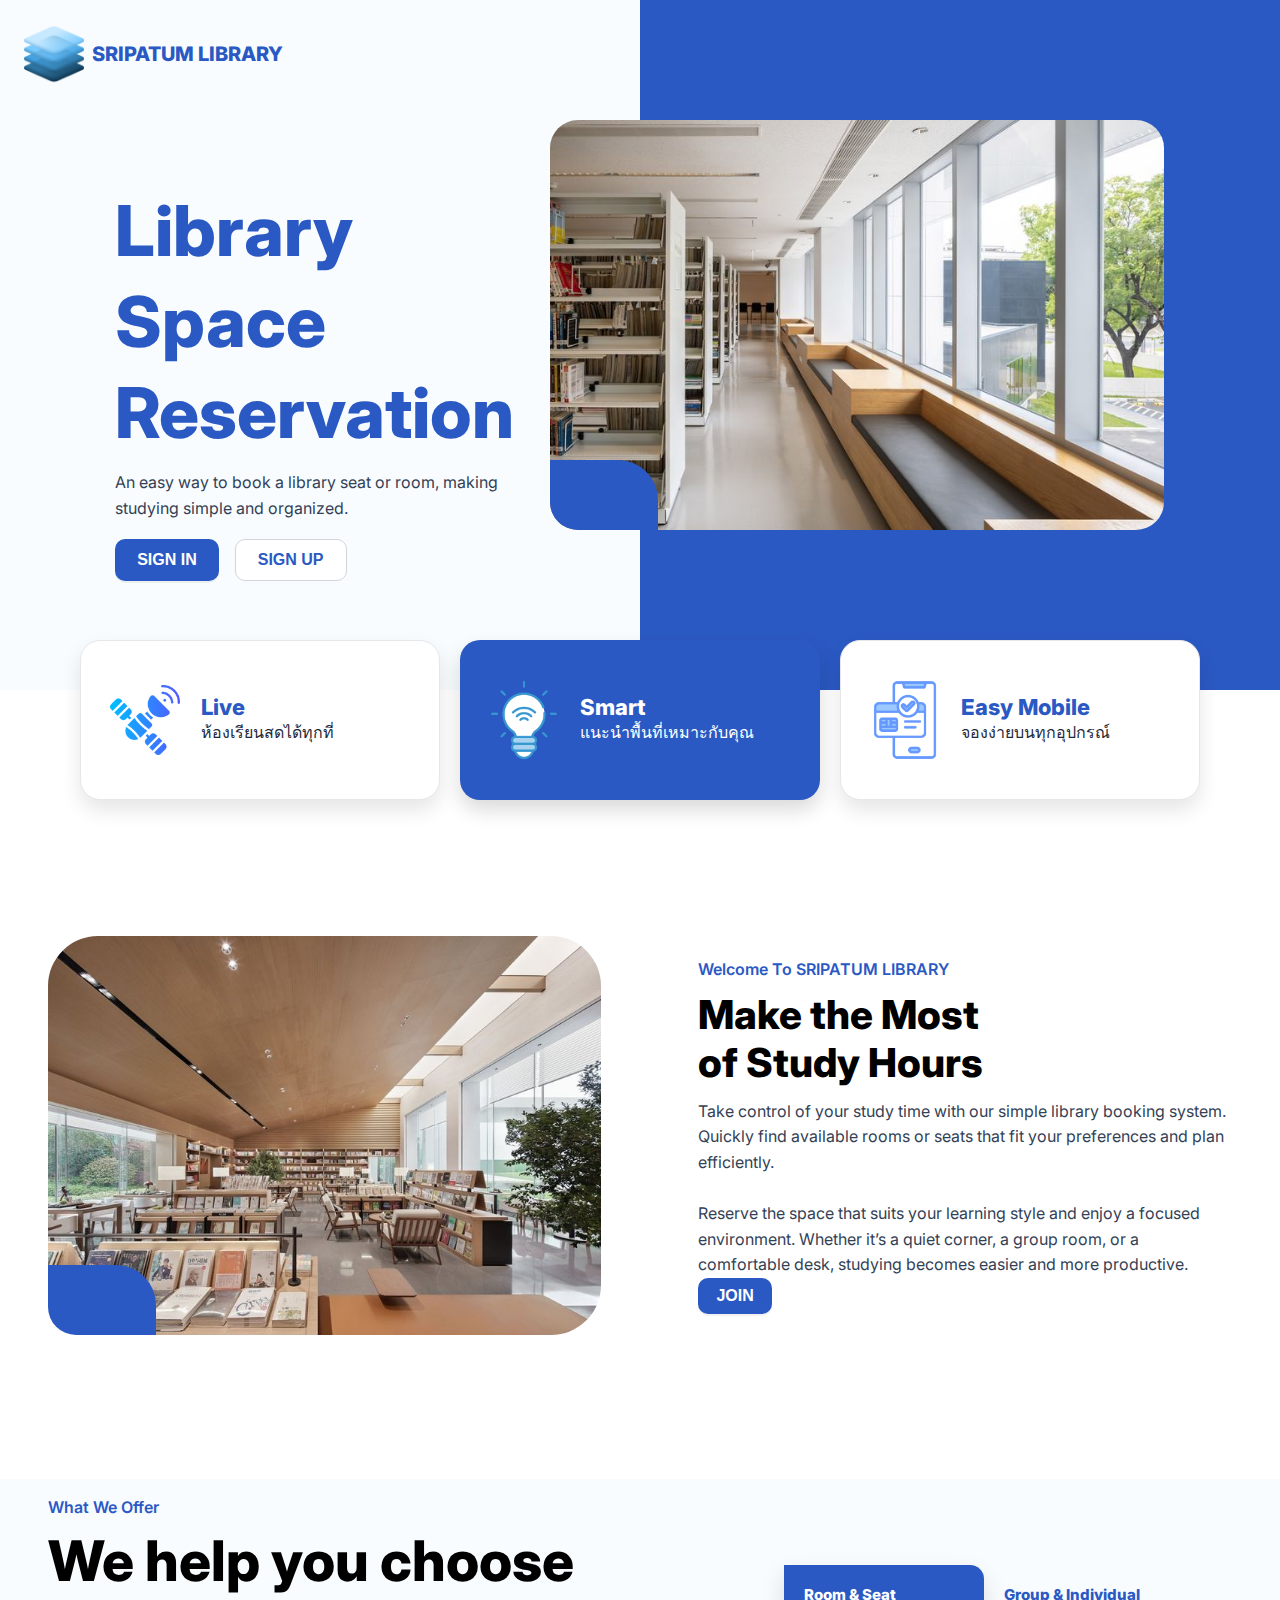
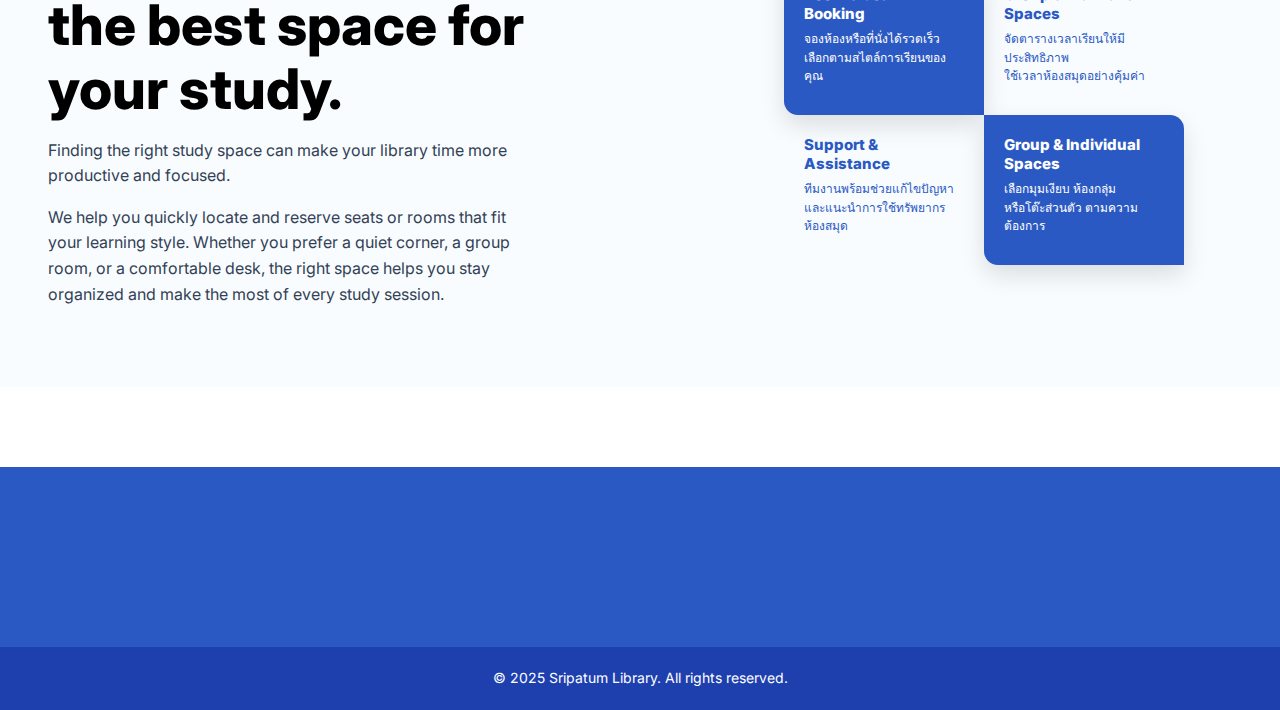
<file: Frontend/index.html>
<!DOCTYPE html>
<html lang="en">
  <head>
    <meta charset="UTF-8" />
    <meta name="viewport" content="width=device-width, initial-scale=1.0" />
    <title>Sripatum Library</title>
    <link rel="stylesheet" href="index.css" />
    <link
      href="https://fonts.googleapis.com/css2?family=Inter:wght@400;600;700;800&display=swap"
      rel="stylesheet"
    />
  </head>
  <body>
    <div class="page">
      <!-- ===== HERO (พื้นหลัง 2 สี 50/50) ===== -->
      <section class="hero-wrap">
        <!-- โลโก้มุมซ้ายบน -->
        <header class="brand">
          <img
            src="images/icon_Libraly.png"
            alt="SRIPATUM LIBRARY logo"
            class="brand__logo"
          />
          <span class="brand__name">SRIPATUM LIBRARY</span>
        </header>

        <!-- เนื้อหา hero -->
        <main class="hero">
          <!-- ซ้าย -->
          <div class="hero__left">
            <h1 class="hero__title">
              Library Space <br />
              Reservation
            </h1>
            <p class="hero__desc">
              An easy way to book a library seat or room, making studying simple
              and organized.
            </p>
            <div class="btn-group">
              <button type="button" class="btn btn--primary primary">SIGN IN</button>
              <button type="button" class="btn btn--outline secondary">SIGN UP</button>
            </div>
          </div>

          <!-- ขวา: รูป + กรอบ inset + รอยบาก -->
          <div class="hero__right">
            <div class="photo-card-inset">
              <img
                src="images/library-space.jpg"
                alt="Library Space"
                class="photo-card-inset__img"
              />
            </div>
          </div>
        </main>
      </section>

      <!-- พื้นหลังฟ้าด้านหลังแนวกล่อง (เฉพาะฝั่งขวา) -->
      <div class="half-blue-bar" aria-hidden="true"></div>

      <!-- ===== การ์ด 3 กล่อง ===== -->
      <section class="feature-cards">
        <article class="card card--light">
          <img src="images/icon-live.png" alt="" class="card__icon" />
          <div>
            <h3 class="card__title card__title--blue">Live</h3>
            <p class="card__text">ห้องเรียนสดได้ทุกที่</p>
          </div>
        </article>

        <article class="card card--blue">
          <img src="images/icon-smart.png" alt="" class="card__icon" />
          <div>
            <h3 class="card__title">Smart</h3>
            <p class="card__text">แนะนำพื้นที่เหมาะกับคุณ</p>
          </div>
        </article>

        <article class="card card--light">
          <img src="images/icon-mobile.png" alt="" class="card__icon" />
          <div>
            <h3 class="card__title card__title--blue">Easy Mobile</h3>
            <p class="card__text">จองง่ายบนทุกอุปกรณ์</p>
          </div>
        </article>
      </section>

      <!-- ===== รูป + ข้อความ ชุดล่าง ===== -->
      <section class="split">
        <!-- ซ้าย: รูป -->
        <div class="split__media">
          <div class="photo-card-inset photo-card-inset--shadow">
            <img
              src="images/library-small.jpg"
              alt="Cozy Library"
              class="photo-card-inset__img"
            />
          </div>
        </div>

        <!-- ขวา: ข้อความ -->
        <div class="split__text">
          <p class="eyebrow">Welcome To SRIPATUM LIBRARY</p>
          <h2 class="split__title">
            Make the Most <br />
            of Study Hours
          </h2>
          <p class="split__desc">
            Take control of your study time with our simple library booking
            system. Quickly find available rooms or seats that fit your
            preferences and plan efficiently.
            <br /><br />
            Reserve the space that suits your learning style and enjoy a focused
            environment. Whether it’s a quiet corner, a group room, or a
            comfortable desk, studying becomes easier and more productive.
          </p>
          <button type="button" class="btn btn--primary btn--sm">JOIN</button>
        </div>
      </section>

      <!-- ===== 3-Layer Background + What We Offer ===== -->
      <section class="stacked">
        <!-- ชั้น 1: ฟ้าอ่อน -->
        <section class="offer">
          <div class="offer__inner">
            <!-- ซ้าย: ข้อความ -->
            <div class="offer__text">
              <p class="eyebrow">What We Offer</p>
              <h2 class="offer__title">
                We help you choose <br />
                the best space for <br />
                your study.
              </h2>
              <p class="offer__para">
                Finding the right study space can make your library time more
                productive and focused.
              </p>
              <p class="offer__para">
                We help you quickly locate and reserve seats or rooms that fit
                your learning style. Whether you prefer a quiet corner, a group
                room, or a comfortable desk, the right space helps you stay
                organized and make the most of every study session.
              </p>
            </div>

            <!-- ขวา: กล่องซ้อนแบบ cross -->
            <div class="offer__grid">
              <!-- กล่องน้ำเงินบน -->
              <div
                class="box box--blue box--top-right"
                aria-hidden="true"
              ></div>
              <!-- กล่องน้ำเงินล่าง -->
              <div
                class="box box--blue box--bottom-right"
                aria-hidden="true"
              ></div>

              <!-- กล่องข้อความทับ (บน-ซ้าย) -->
              <div
                class="box box--overlay box--top-right box--content box--content--white"
              >
                <h3>Room &amp; Seat<br />Booking</h3>
                <p>
                  จองห้องหรือที่นั่งได้รวดเร็ว<br />เลือกตามสไตล์การเรียนของคุณ
                </p>
              </div>

              <!-- กล่องฟ้าอ่อน (ขวาบน) -->
              <div class="box box--soft box--top-far">
                <h3>Group &amp; Individual<br />Spaces</h3>
                <p>
                  จัดตารางเวลาเรียนให้มีประสิทธิภาพ<br />ใช้เวลาห้องสมุดอย่างคุ้มค่า
                </p>
              </div>

              <!-- กล่องฟ้าอ่อน (ซ้ายล่าง) -->
              <div class="box box--soft box--bottom-left">
                <h3>Support &amp; Assistance</h3>
                <p>
                  ทีมงานพร้อมช่วยแก้ไขปัญหา<br />และแนะนำการใช้ทรัพยากรห้องสมุด
                </p>
              </div>

              <!-- กล่องข้อความทับ (ขวาล่าง) -->
              <div
                class="box box--overlay box--bottom-right box--content box--content--white"
              >
                <h3>Group &amp; Individual<br />Spaces</h3>
                <p>
                  เลือกมุมเงียบ ห้องกลุ่ม<br />หรือโต๊ะส่วนตัว ตามความต้องการ
                </p>
              </div>
            </div>
          </div>
        </section>

        <!-- ชั้น 2: เส้นคั่นสีขาว -->
        <div class="separator" aria-hidden="true"></div>

        <!-- ชั้น 3: ฟ้าเข้ม -->
        <div class="deep-blue" aria-hidden="true"></div>
      </section>

      <footer class="footer">
        &copy; 2025 Sripatum Library. All rights reserved.
      </footer>
    </div>
    <script src="index.js"></script>
  </body>
</html>
</file>
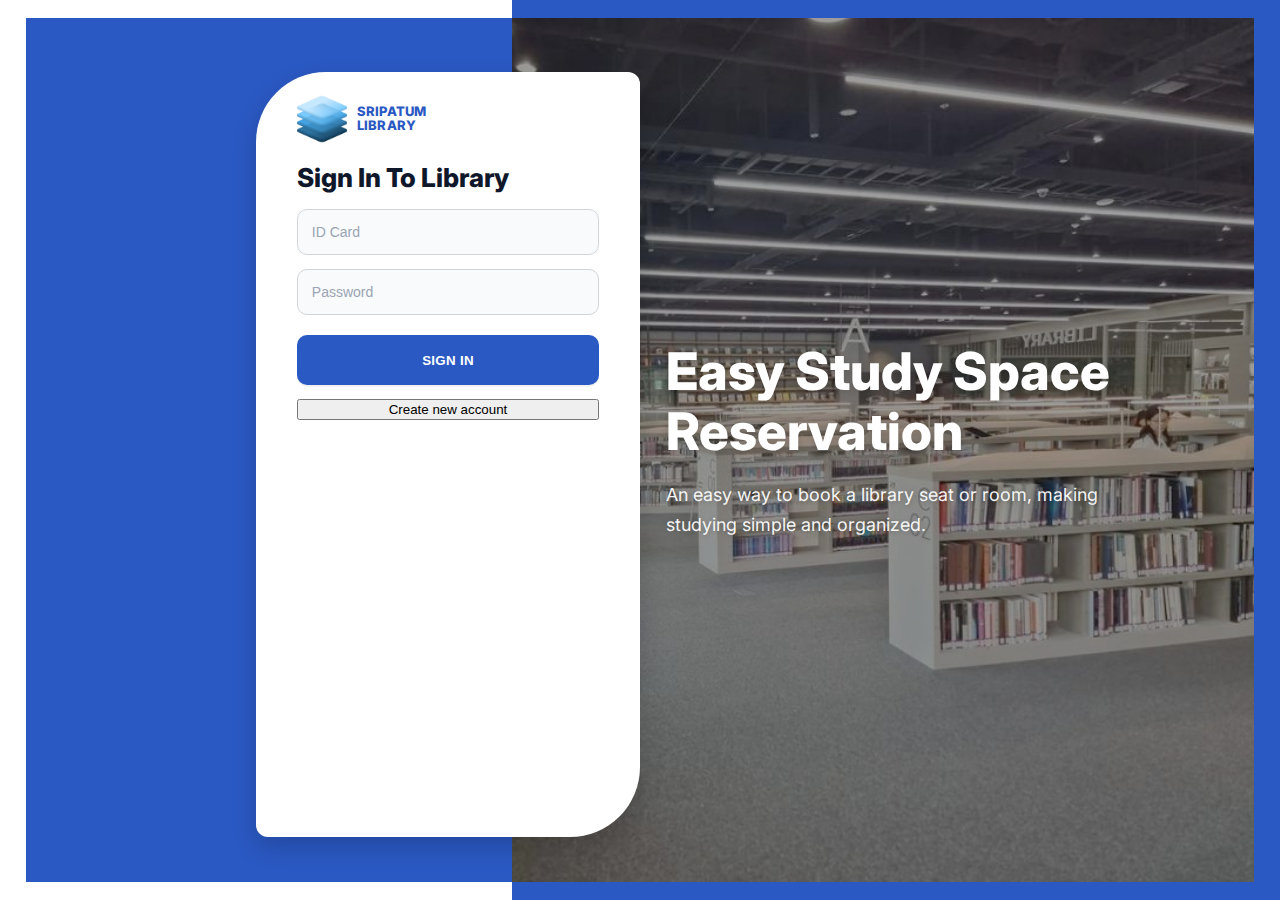
<file: Frontend/booking-list.html>
<!DOCTYPE html>
<html lang="th">
<head>
  <meta charset="UTF-8">
  <title>Library Booking</title>
  <link rel="stylesheet" href="/Frontend/booking-list.css">
</head>
<body>
  <div class="container">
    <!-- Sidebar -->
    <aside class="sidebar">
      <div class="logo">
        <img src="https://cdn-icons-png.flaticon.com/512/3135/3135715.png" alt="logo">
        <h2>SRIPATUM<br><span>LIBRALY</span></h2>
      </div>
      <div class="menu">
        <h3>Service</h3>
        <ul>
          <li >การจองห้อง</li>
          <li class="active" >รายการจองห้อง</li>
          <li>ออกจากระบบ</li>
        </ul>
      </div>
    </aside>

    <!-- Content -->
    <main class="content">
      <!-- User Info -->
      <div class="user-info">
        <p><strong>StudentID :</strong> <span id="idCard">-</span></p>
        <p><strong>Username :</strong> <span id="username">-</span></p>
      </div>

      <!-- Booking List -->
      <table class="booking-table">
        <thead>
          <tr>
            <th>ชื่อห้อง</th>
            <th>ผู้จอง</th>
            <th>วันที่จอง</th>
            <th>เวลา</th>
            <th>แก้ไข</th>
          </tr>
        </thead>
        <tbody id="bookingList">
          <!-- JS จะดึงข้อมูลจาก API มาใส่ตรงนี้ -->
        </tbody>
      </table>

      <!-- Modal Overlay -->
        <div id="cancelModal" class="modal">
          <div class="modal-content">
            <span class="close">&times;</span>
            <h3>ยกเลิกการจอง?</h3>
            <p>คุณต้องการยกเลิกการจองห้องนี้หรือไม่?</p>
            <div class="modal-buttons">
              <button id="confirmCancel" class="btn btn-danger">ยกเลิกการจอง</button>
              <button id="cancelModalBtn" class="btn btn-secondary">ปิด</button>
            </div>
          </div>
        </div>

    </main>
  </div>

  <script src="booking-list.js"></script>
</body>
</html>
</file>
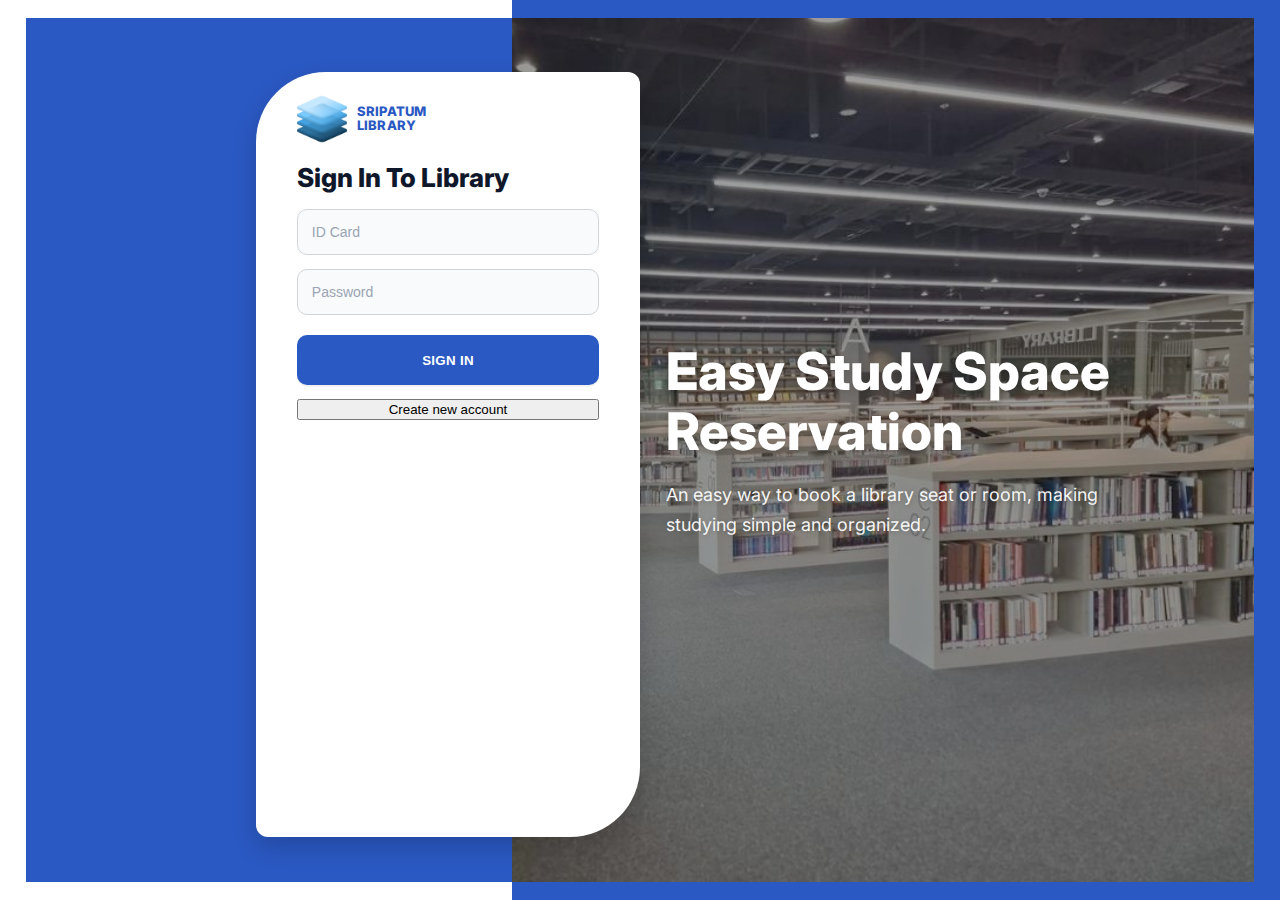
<file: Frontend/home.html>
<!DOCTYPE html>
<html lang="th">
<head>
  <meta charset="UTF-8">
  <title>Library Booking</title>
  <link rel="stylesheet" href="/Frontend/home.css">
</head>
<body>

  <div class="container">
    <!-- Sidebar -->
    <aside class="sidebar">
      <div class="logo">
        <img src="images/icon_Libraly.png" alt="logo">
        <h2>SRIPATUM<br><span>LIBRALY</span></h2>
      </div>
      <div class="menu">
        <h3>Service</h3>
        <ul>
          <li class="active">การจองห้อง</li>
          <li id="bookingListBtn">รายการจองห้อง</li>
          <li id="logout">ออกจากระบบ</li>
        </ul>
      </div>
    </aside>

    <!-- Content -->
    <main class="content">
      <div class="user-info">
        <p><strong>StudentID :</strong> <span id="idCard">-</span></p>
        <p><strong>Username :</strong> <span id="username">-</span></p>
      </div>


      <div class="booking-form">
        <h3>ข้อมูลการจองห้องสมุด</h3>
        <form>
          <div class="form-row">
            <label>กรุณาเลือกชั้น</label>
            <select id="floor">
              <option value="ชั้น 1 อาคารหอสมุดกลาง" selected>ชั้น 1 อาคารหอสมุดกลาง</option>
              <option value="ชั้น 2 อาคารหอสมุดกลาง">ชั้น 2 อาคารหอสมุดกลาง</option>
              <option value="ชั้น 3 อาคารหอสมุดกลาง">ชั้น 3 อาคารหอสมุดกลาง</option>
            </select>

            <label>วันที่</label>
            <input type="date" id="date">
          </div>

          <div class="form-row">
            <label>เวลาเริ่มต้น</label>
            <select id="startTime"></select>

            <label>เวลาสิ้นสุด</label>
            <select id="endTime"></select>

            <label>ชั่วโมง</label>
            <select id="hour">
              <option value="1">1</option>
              <option value="2" selected>2</option>
            </select>
          </div>

          <div class="form-row">
            <label>อุปกรณ์</label>
            <div class="equipments">
              <label><input type="radio" name="eq"> TV</label>
              <label><input type="radio" name="eq"> สาย VGA</label>
              <label><input type="radio" name="eq" checked> สาย HDMI</label>
              <label><input type="radio" name="eq"> ชุดเครื่องเขียน</label>
            </div>
          </div>

          <div class="form-row center">
            <button type="button" id="submitBtn">Search</button>
          </div>
        </form>
      </div>
    </main>
  </div>

  <script src="/Frontend/home.js"></script>
</body>
</html>
</file>
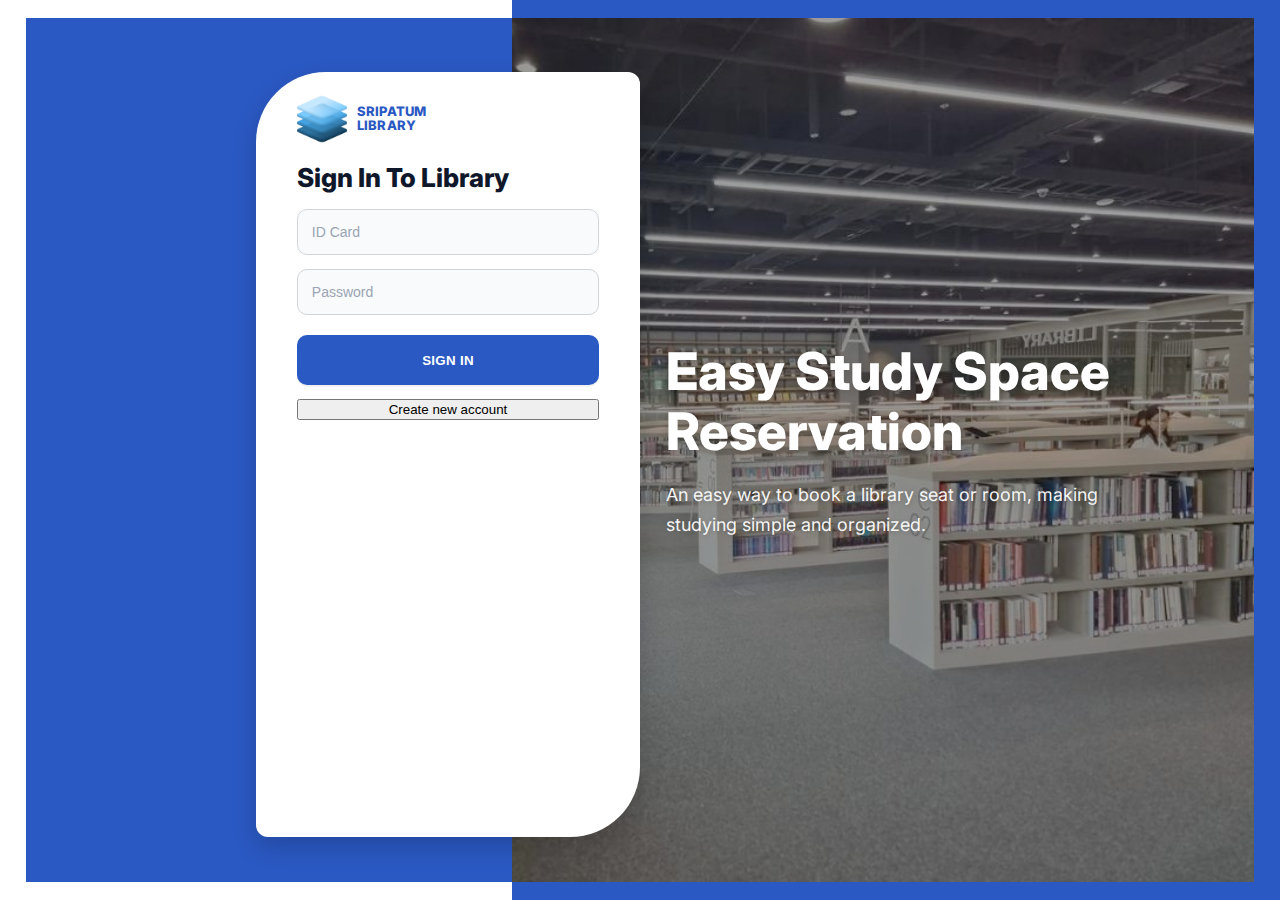
<file: Frontend/room.html>
<!DOCTYPE html>
<html lang="th">
<head>
  <meta charset="UTF-8">
  <title>Library Booking</title>
  <link rel="stylesheet" href="/Frontend/room.css">
</head>
<body>
  <div class="container">
    <!-- Sidebar -->
    <aside class="sidebar">
      <div class="logo">
        <img src="images/icon_Libraly.png" alt="logo">
        <h2>SRIPATUM<br><span>LIBRALY</span></h2>
      </div>
      <div class="menu">
        <h3>Service</h3>
        <ul>
          <li class="active">การจองห้อง</li>
          <li>รายการจองห้อง</li>
          <li>ออกจากระบบ</li>
        </ul>
      </div>
    </aside>

    <!-- Content -->
    <main class="content">
      <!-- User Info -->
      <div class="user-info">
        <p><strong>StudentID :</strong> <span id="idCard">-</span></p>
        <p><strong>Username :</strong> <span id="username">-</span></p>
      </div>

      <!-- Booking Form -->
      <div class="booking-form">
        <h3>ข้อมูลการจองห้องสมุด</h3>
        <form>
          <div class="form-row">
            <label>กรุณาเลือกชั้น</label>
            <input type="text" value="5">
            <label>วันที่</label>
            <input type="text" value="22/10/2568">
          </div>

          <div class="form-row">
            <label>เวลาเริ่มต้น</label>
            <select id="startTime"></select>

            <label>เวลาสิ้นสุด</label>
            <select id="endTime"></select>
          </div>

          <div class="form-row">
            <label>ชั่วโมง</label>
            <input type="text" id="hour" readonly>
          </div>


          <div class="form-row">
            <label>อุปกรณ์</label>
            <div class="equipments">
              <label><input type="radio" name="eq"> TV</label>
              <label><input type="radio" name="eq"> สาย VGA</label>
              <label><input type="radio" name="eq" checked> สาย HDMI</label>
              <label><input type="radio" name="eq"> ชุดเครื่องเขียน</label>
            </div>
          </div>
        </form>
      </div>

      <!-- Room List -->
      <h3 class="section-title">รายการห้องสมุด</h3>
      <div id="roomList"></div>
      
      <button class="btn-secondary" type="button" id="Backbtn">Back</button>
    </main>
  </div>

  <!-- Popup Modal -->
  <div class="modal" id="successModal">
    <div class="modal-content">
      <div class="icon">
        <i>✔</i>
      </div>
      <p>The room reservation was successful.</p>
      <div class="buttons">
        <button class="btn-ok" id="okBtn">OK</button>
        <button class="btn-cancel" id="cancelBtn">Cancel</button>
      </div>
    </div>
  </div>

  <script src="room.js"></script>
</body>
</html>
</file>
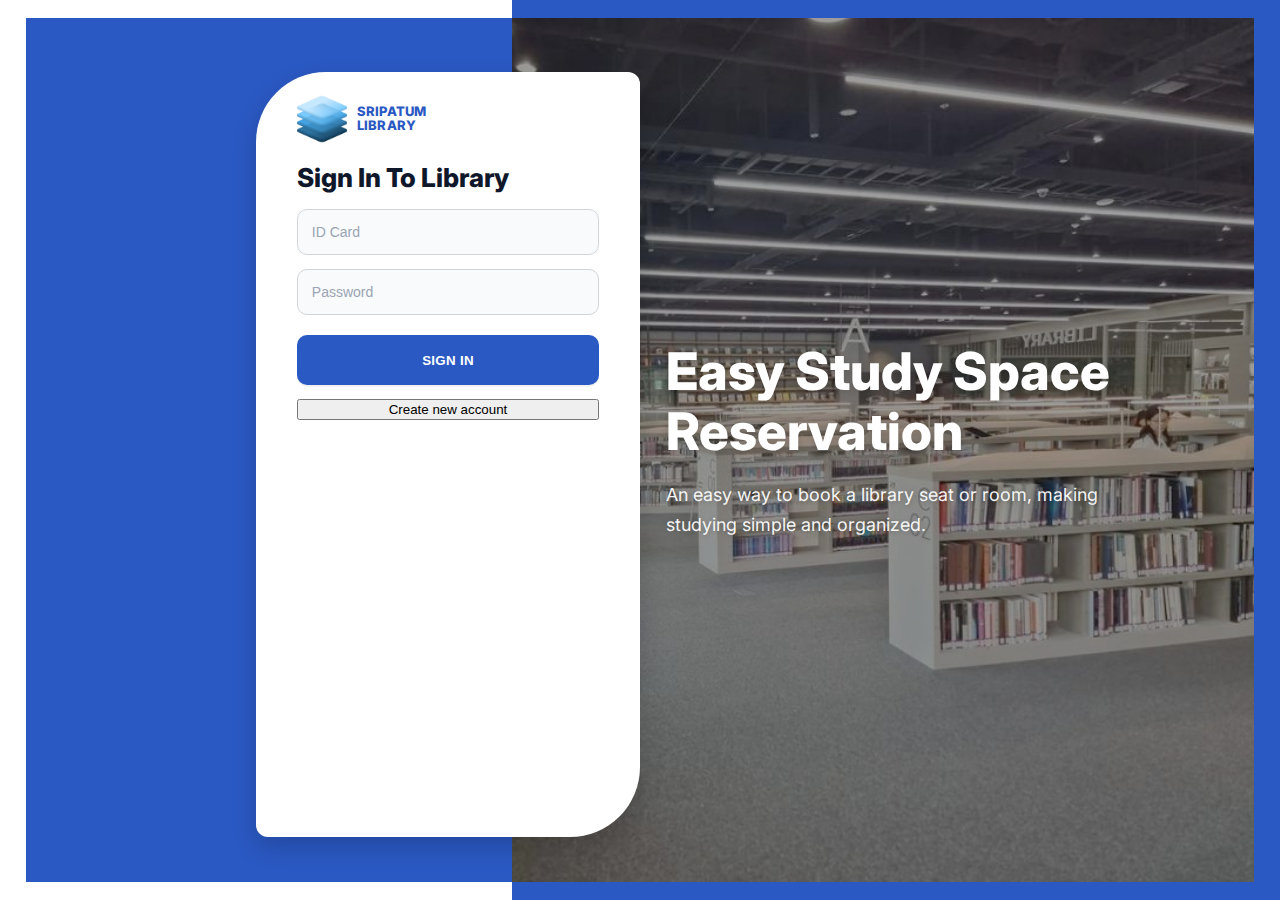
<file: Frontend/signin.html>
<!DOCTYPE html>
<html lang="th">
<head>
  <meta charset="UTF-8" />
  <title>Sign In - Sripatum Library</title>
  <link rel="stylesheet" href="signin.css" />
  <link href="https://fonts.googleapis.com/css2?family=Inter:wght@400;600;700;800&display=swap" rel="stylesheet">
</head>
<body>
  <!-- พื้นหลังซ้ายขาว-ขวาฟ้า -->
  <div class="background"></div>

  <!-- กรอบฟ้าด้านหน้า + รูปด้านขวา -->
  <div class="front-box">
    <img src="images/library-sign.jpg" alt="Library" class="image">
  </div>

  <!-- กล่องสีขาว (ฟอร์ม) -->
  <section class="white-box">
    <div class="wb-inner">
      <!-- โลโก้ -->
      <div class="wb-logo">
        <img src="images/logo.png" alt="SRIPATUM LIBRARY">
        <span class="wb-brand">SRIPATUM<br>LIBRARY</span>
      </div>

      <!-- หัวข้อ -->
      <h2 class="wb-title">Sign In To Library</h2>

      <!-- ฟอร์ม -->
      <form id="signupForm" class="wb-form" autocomplete="on">
        <input type="text" id="studentId" name="studentId" placeholder="ID Card" autocomplete="username" />
        <input type="password" id="password" name="password" placeholder="Password" autocomplete="current-password" />

        <!-- ปุ่มหลัก (submit) -->
        <button type="submit" class="btn-primary">SIGN IN</button>

        <!-- ปุ่มไปสมัครสมาชิก ให้คลาสตรงกับ JS -->
        <button type="button" class="btn-create">Create new account</button>

        <!-- กล่องแสดงข้อความ จาก JS -->
        <p id="messageBox" aria-live="polite"></p>
      </form>
    </div>
  </section>

  <!-- ข้อความใหญ่บนรูปด้านขวา -->
  <div class="hero-copy">
    <h1>Easy Study Space<br>Reservation</h1>
    <p>
      An easy way to book a library seat or room, making studying simple
      and organized.
    </p>
  </div>

  <!-- ใส่สคริปต์หลังสุดของ body -->
  <script src="signin.js"></script>
</body>
</html>
</file>
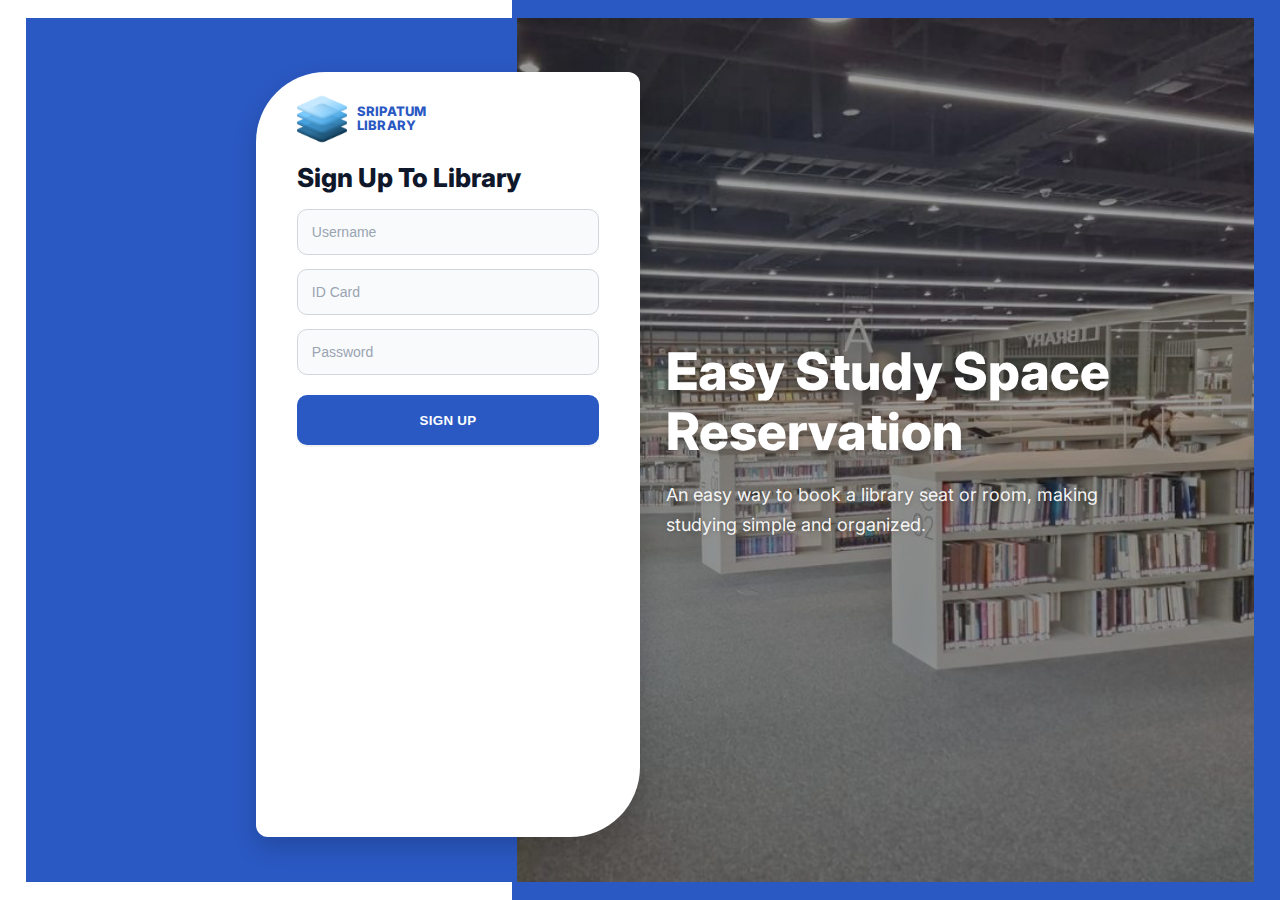
<file: Frontend/signup.html>
<!DOCTYPE html>
<html lang="th">
<head>
  <meta charset="UTF-8">
  <title>Sign Up - Sripatum Library</title>
  <link rel="stylesheet" href="sigup.css">
  <link href="https://fonts.googleapis.com/css2?family=Inter:wght@400;600;700;800&display=swap" rel="stylesheet">
</head>
<body>
  <div class="background"></div>

  <div class="front-box">
    <img src="images/library-sign.jpg" alt="Library" class="image">
  </div>

  <!-- กล่องสีขาวด้านบนสุด -->
  <div class="white-box">
    <div class="wb-inner">
      <div class="wb-logo">
        <img src="images/logo.png" alt="SRIPATUM LIBRARY" />
        <span class="wb-brand">SRIPATUM<br>LIBRARY</span>
      </div>

      <!-- หัวข้อ -->
      <h2 class="wb-title">Sign Up To Library</h2>

      <!-- ฟอร์มสมัคร: ให้ตรงกับ backend.js -->
      <form id="signupForm" class="wb-form" autocomplete="on">
        <input id="name" type="text" name="username" placeholder="Username" autocomplete="name" />
        <input id="studentId" type="text" name="studentId" placeholder="ID Card" autocomplete="off" />
        <input id="password" type="password" name="password" placeholder="Password" autocomplete="new-password" />

        <button type="submit" class="btn-primary">SIGN UP</button>

        <!-- กล่องข้อความสำหรับแจ้งผล -->
        <p id="messageBox" aria-live="polite" style="margin-top:10px;"></p>
      </form>
    </div>
  </div>

  <!-- ข้อความใหญ่บนรูปภาพ (ด้านขวา) -->
  <div class="hero-copy">
    <h1>Easy Study Space<br>Reservation</h1>
    <p>
      An easy way to book a library seat or room, making studying simple
      and organized.
    </p>
  </div>

  <!-- ผูกสคริปต์ backend -->
  <script src="signup.js"></script>
</body>
</html>
</file>
<file: Frontend/index.css>
/* ===== Base & Variables ===== */
:root {
  --blue: #2b59c3;
  --blue-dark: #1d3e91;
  --ink: #0f172a;
  --slate-800: #1e293b;
  --slate-700: #334155;
  --slate-600: #475569;
  --slate-300: #cbd5e1;
  --soft: #F8FCFF;
  --radius-lg: 16px;
  --radius-xl: 20px;
  --shadow-md: 0 10px 20px rgba(0,0,0,.10);
  --shadow-lg: 0 10px 24px rgba(0,0,0,.15);
  --shadow-blue: 0 10px 24px rgba(0,0,0,.12);
}

* { box-sizing: border-box; margin: 0; padding: 0; }
html, body { height: 100%; }
body {
  font-family: 'Inter', system-ui, -apple-system, Segoe UI, Roboto, Arial, sans-serif;
  color: var(--slate-800);
  background: #fff;
  line-height: 1.6;
}

/* ===== Layout Helpers ===== */
.page { min-height: 100dvh; }
.eyebrow {
  color: var(--blue);
  font-weight: 600;
  margin-bottom: .5rem;
}
/* ปุ่มพื้นฐาน */
.btn {
  display: inline-block;
  font-weight: 700;
  border-radius: 10px;
  padding: 12px 22px;
  font-size: 16px;
  line-height: 1;
  cursor: pointer;
  transition: .2s ease;
  /* รีเซ็ตสไตล์ปุ่ม browser */
  border: 0;
  background: none;
  color: inherit;
  appearance: none;
}

/* ขนาดเล็ก */
.btn--sm { padding: 10px 18px; }

/* ปุ่มหลัก */
.btn--primary {
  background: var(--blue);
  color: #fff;
  box-shadow: 0 2px 0 rgba(0,0,0,.05);
  border: 0;
}
.btn--primary:hover { filter: brightness(.95); }

/* ปุ่มเส้นขอบ */
.btn--outline {
  background: #fff;
  color: var(--blue);
  border: 1px solid #d1d5db;
}
.btn--outline:hover { background: #f8fafc; }

/* กลุ่มปุ่ม (ถ้ายังไม่ได้ประกาศ) */
.btn-group { display: flex; gap: 16px; }

/* กัน style ลิงก์ */
a.btn { text-decoration: none; }


/* ===== HERO 50/50 (เป๊ะ) ===== */
.hero-wrap{
  position: relative;
  background: none;            /* ปิด gradient เดิม */
  overflow: visible;
  height: 550px;
}
.hero-wrap::before,
.hero-wrap::after{
  content:"";
  position:absolute;
  inset: 0;
  width:50%;
  z-index:0;
}
.hero-wrap::before{ left: 0; background: var(--soft);}  /* ครึ่งซ้าย */
.hero-wrap::after { left: 50%; background: var(--blue);}  /* ครึ่งขวา */

@media (max-width: 1024px) {
  .hero-wrap {
    height: auto; /* ✅ ให้ยืดตามเนื้อหาบนอุปกรณ์เล็ก */
    min-height: 460px;
  }
}

.brand {
  position: absolute;
  top: 24px;
  left: 24px;
  z-index: 20;
  display: flex;
  align-items: center;
  gap: 8px;
}
.brand__logo { width: 60px; height: 60px; object-fit: contain; }
.brand__name { font-weight: 800; font-size: 20px; color: var(--blue); }

.hero {
  position: relative;
  z-index: 10;                  /* เนื้อหาอยู่เหนือพื้นหลัง 50/50 */
  width: 100%;
  max-width: none;
  margin-inline: auto;
  padding-top: 120px;
  padding-bottom: 20px;
  display: grid;
  grid-template-columns: 1fr;
  gap: .5rem;
}
@media (min-width: 1024px) {
  .hero { grid-template-columns: 0.8fr 1.1fr; }
}

.hero__left {
  padding-left: 9vw;
  padding-right: 1.5vw;
  margin-right: -1vw;
}
.hero__title {
  color: var(--blue);
  font-weight: 800;
  line-height: 1.3;
  font-size: clamp(36px, 6vw, 70px);
  margin-bottom: 12px;
}
.hero__desc {
  color: #334155;
  max-width: 48ch;
  margin-bottom: 18px;
}
.hero__cta { display: flex; gap: 16px; }

.hero__right {
  padding-left: .5vw;
  padding-right: 3vw;
  display: flex;
  justify-content: flex-start;
}

/* ===== การ์ดรูป + รอยบาก (สไตล์ภาพที่สอง) ===== */
.photo-card-inset{
  position: relative;
  overflow: visible;                 /* ให้ notch โผล่ได้ */
  width: min(48vw, 860px);
  background: transparent;
  border: none;            /* ขอบขาวเนียน */
  border-radius: 28px;               /* โค้งกรอบ */
  z-index: 2;                        /* ยกกรอบรูปขึ้น */
}
.photo-card-inset__img{
  display:block; width:100%; height:auto;
  border-radius: 28px;               /* โค้งภาพด้านใน */
  position: relative;
  z-index: 1;                        /* ให้รูปอยู่ข้างหลังรอยบาก */
}

/* รอยบากสีน้ำเงินมุมล่างซ้าย */
.photo-card-inset::after{
  content:"";
  position:absolute;
  left:0;                         /* ยื่นออกซ้ายเล็กน้อย */
  bottom:0;                       /* ยื่นออกล่างเล็กน้อย */
  width: 108px;
  height: 70px;
  background: var(--blue);
  border-top-right-radius: 40px;
  border-bottom-left-radius: 28px;
  border-top-left-radius: 0;
  border-bottom-right-radius: 0;
  z-index:3;                         /* อยู่ใต้การ์ดรูป */
}

/* แถบพื้นหลังครึ่งขวาใต้การ์ด 3 ใบ */
.half-blue-bar{
  position: relative;
  height: 140px;     /* ปรับเลขได้ตามต้องการ */
  z-index: 0;
}
.half-blue-bar::before,
.half-blue-bar::after{
  content:"";
  position:absolute;
  top:0; bottom:0;
  width:50%;
}
.half-blue-bar::before{ left:0;  background: var(--soft); }
.half-blue-bar::after { left:50%; background: var(--blue); }


/* ===== 3 Feature Cards ===== */
.feature-cards {
  position: relative;
  z-index: 15;
  max-width: 1200px;
  margin: -50px auto 0;
  padding: 0 24px 96px;
  display: grid;
  grid-template-columns: 1fr;
  gap: 20px;
}
@media (min-width: 640px) {
  .feature-cards { grid-template-columns: repeat(2, 1fr); }
}
@media (min-width: 1024px) {
  .feature-cards { grid-template-columns: repeat(3, 1fr); padding-inline: 40px; }
}
.card {
  display: flex; gap: 16px; align-items: center;
  min-height: 160px; height: 160px;
  border-radius: 20px; padding: 24px;
  box-shadow: var(--shadow-md);
}
.card--light { background: #fff; border: 1px solid #e5e7eb; }
.card--blue { background: var(--blue); color: #fff; box-shadow: 0 10px 20px rgba(0,0,0,.15); }
.card__icon { width: 80px; height: 80px; object-fit: contain; }
.card__title { font-size: 22px; font-weight: 800; line-height: 1.2; }
.card__title--blue { color: var(--blue); }
.card__text { font-size: 16px; color: inherit; }

/* ===== Split (รูป + ข้อความ) ===== */
.split {
  max-width: 1200px;
  margin: 40px auto 0;
  padding: 0 8px 96px;
  display: grid;
  grid-template-columns: 1fr;
  gap: 16px;
  align-items: center;
}
@media (min-width: 1024px) {
  .split { grid-template-columns: 1fr 1fr; }
}
.split__media { display: flex; justify-content: center; }
.split__title {
  font-size: 40px; line-height: 1.2; font-weight: 800; color: #000; margin-bottom: 12px;
}
.split__text { max-width: 560px; justify-self: end; text-align: left; padding-left: 20px; }
.split__desc { color: var(--slate-700); }

/* ปรับขนาดภาพในส่วน hero library */
.split__media img {
  width: 90%;           /* ✅ ลดขนาดภาพให้เล็กลง (เดิมคือ 100%) */
  height: auto;
  border-radius: 50px;  /* มุมโค้งคงเดิม */
  object-fit: cover;
}

/* เพิ่มระยะห่างระหว่างตัวอักษรกับปุ่ม JOIN */
.hero__cta {
  display: flex;
  gap: 20px;            /* ระยะระหว่างปุ่มหลายอัน (ถ้ามี) */
  margin-top: 32px;     /* ✅ เพิ่มช่องว่างก่อนปุ่มจากย่อหน้า */
}


/* ===== Stacked 3-Layer (Offer) ===== */
.stacked { margin-top: 48px; }
.offer { background: var(--soft); }
.offer__inner {
  max-width: 1200px;
  margin: 0 auto;
  padding: 8px 8px 64px;
  display: grid;
  gap: 16px;
}
@media (min-width: 1024px) {
  .offer__inner {
    grid-template-columns: minmax(0,640px) 420px;
    padding: 16px 8px 64px;
  }
}
.offer__text { text-align: left; }
.offer__title {
  color: #000;
  font-weight: 800;
  line-height: 1.15;
  font-size: clamp(32px, 6vw, 56px);
  margin-bottom: 16px;
}
.offer__para {
  color: var(--slate-700);
  max-width: 480px;
  margin-bottom: 16px;
}

/* กล่องซ้อนแบบ cross */
.offer__grid {
  position: relative;
  min-height: 320px;
}

.box {
  position: absolute;
  width: 200px;
  height: 150px;
  border-radius: 14px;
  padding: 20px;                  /* ระยะเท่ากันทุกกล่อง */
  overflow: hidden;               /* ❗ กันข้อความล้ำออกนอกมุมโค้ง */
}

/* ตัวอักษรพื้นฐานในทุกกล่อง */
.box h3{
  margin: 0 0 6px;
  font-weight: 800;
  font-size: clamp(15px, 1.1vw, 18px);;
  line-height: 1.3;
}
.box p{
  margin: 0;
  font-size: clamp(12px, 0.9vw, 13px);
  line-height: 1.55;
}

/* ตัดคำ/บังคับขึ้นบรรทัดเมื่อใกล้ล้น */
.box h3,
.box p{
  overflow-wrap: anywhere;
  word-break: break-word;
}

/* สีและเงา */
.box--blue{
  background: var(--blue);
  box-shadow: var(--shadow-blue);
  color: #fff;
}
.box--blue h3,
.box--blue p{ color: #fff; }   /* ใช้สีขาวเหมือนกล่องฟ้า */

/* กรอบ "สีขาว" ให้สไตล์ตัวอักษรเหมือนกล่องฟ้า (น้ำเงินเข้ม), ไม่ล้ำ */
.box--soft{
  background: transparent;               /* ให้ขาวจริง เพื่อคอนทราสต์สวย */
  color: var(--blue);             /* ข้อความสีน้ำเงินเหมือนธีม */
  box-shadow: none;
  border: none;
}
.box--soft h3,
.box--soft p{ color: var(--blue); }

/* กล่องที่ทับด้านบน */
.box--overlay{
  z-index: 10;
  color: #fff;
}
.box--content h3{ font-weight: 800; font-size: clamp(15px, 1.1vw, 18px); line-height: 1.3; }
.box--content p { margin-top: 6px; font-size: clamp(12px, 0.9vw, 13px); line-height: 1.55; }
.box--content--white{ color: #fff; }

/* ตำแหน่งเดิม */
.box--top-right    { top: 70px;  left: 80px;  border-top-right-radius:14px; border-bottom-left-radius:14px; border-top-left-radius:0; border-bottom-right-radius:0; }
.box--bottom-right { top: 220px; left: 280px; border-top-right-radius:14px; border-bottom-left-radius:14px; border-top-left-radius:0; border-bottom-right-radius:0; }
.box--top-far      { top: 70px;  left: 280px; }
.box--bottom-left  { top: 220px; left: 80px;  }

/* ชั้นคั่นสีขาว + ฟ้าเข้ม */
.separator { height: 80px; background: #fff; }
.deep-blue { height: 180px; background: var(--blue); }


/* ===== Footer ===== */
.footer {
  background: #1e40af;
  color: #fff;
  text-align: center;
  padding: 20px;
  font-size: 14px;
}

/* ===== Responsive Tweaks ===== */
@media (max-width: 1023.98px) {
  .photo-card-inset { width: 100%; }
  .brand { left: 16px; top: 16px; }
  .brand__logo { width: 48px; height: 48px; }
  .brand__name { font-size: 18px; }
  .feature-cards { margin-top: -24px; }
  .offer__grid { min-height: 380px; }
  .box, .box--soft, .box--blue { transform: scale(.95); transform-origin: top left; }
}
@media (max-width: 640px) {
  .hero__left { padding-left: 24px; padding-right: 24px; margin-right: 0; }
  .hero__right { padding: 0 16px 16px; }
  .half-blue-bar { height: 0; }
  .offer__grid { min-height: 420px; }
  .box, .box--soft, .box--blue { transform: scale(.9); }
}
/* เลื่อนเฉพาะคอลัมน์ซ้ายลง (เดสก์ท็อปขึ้นไป) — รูปไม่ขยับ */
@media (min-width: 1024px) {
  .hero__left {
    transform: translateY(65px); /* ปรับเลขได้ 20–80px ตามชอบ */
  }
}
</file>
<file: Frontend/booking-list.css>
* {
  margin: 0;
  padding: 0;
  box-sizing: border-box;
  font-family: "Segoe UI", Tahoma, sans-serif;
}

body {
  margin: 0;
  font-family: "Sarabun", sans-serif;
  background: #fff;
  color: #333;
}

.container {
  display: flex;
  min-height: 100vh;
}

.container {
  display: flex;
  background: #fff;
  margin: 20px;
  border-radius: 6px;
  overflow: hidden;
}

/* Sidebar */
.sidebar {
  width: 250px;
  background: #fff;
  border-right: 1px solid #ddd;
  padding: 20px;
}

.sidebar .logo {
  text-align: center;
  margin-bottom: 30px;
}

.sidebar .logo img {
  width: 60px;
  margin-bottom: 10px;
}

.sidebar .logo h2 {
  font-size: 18px;
  font-weight: bold;
  line-height: 1.3;
  color: #2b59c3;
  line-height: 1.3;
}

.sidebar .logo span {
  font-weight: normal;
  color: #333;
}

.menu {
  margin-top: 30px;
  border: 1px solid #0070f3;
  border-radius: 8px;
  padding: 15px;
}

.sidebar .menu h3 {
  font-size: 16px;
  font-weight: bold;
  color: #2b59c3;
  margin-bottom: 15px;
  text-align: left;
}

.sidebar .menu ul {
  list-style: none; 
}

.sidebar .menu li {
  padding: 8px 15px;
  margin: 5px 0;
  border-radius: 6px;
  cursor: pointer;
  font-size: 14px;
  text-align: left;
}

.sidebar .menu li.active {
  color: #2b59c3;
  font-weight: bold;
  border: 1px solid #2b59c3;
  background: #eef4ff;
}

/* Content */
.content {
  flex: 1;
  padding: 30px;
}

.user-info p {
  margin: 5px 0;
}


/* Table */
.booking-table {
  width: 100%;
  border-collapse: collapse;
}
.booking-table th, .booking-table td {
  padding: 9px 15px;
  text-align: center;
}
.booking-table th {
  font-weight: bold;
  border-bottom: 2px solid #000;
}
.booking-table td {
  border-bottom: 1px solid #ddd;
}

/* Cancel button */
.cancel-btn {
  background: #0078ff;
  color: #fff;
  border: none;
  padding: 5px 12px;
  border-radius: 6px;
  cursor: pointer;
  font-size: 14px;
}
.cancel-btn:hover {
  opacity: 0.9;
}


/* Modal Overlay */
.modal {
  display: none; 
  position: fixed; 
  z-index: 1000; 
  left: 0;
  top: 0;
  width: 100%; 
  height: 100%; 
  overflow: auto;
  background-color: rgba(0,0,0,0.5); 
}

/* Modal Content */
.modal-content {
  background-color: #fff;
  margin: 15% auto;
  padding: 20px;
  border-radius: 10px;
  width: 300px;
  text-align: center;
  box-shadow: 0 5px 15px rgba(0,0,0,0.3);
}

/* Close Button */
.close {
  color: #aaa;
  float: right;
  font-size: 24px;
  cursor: pointer;
}

/* Buttons */
.modal-buttons {
  margin-top: 20px;
  display: flex;
  justify-content: space-around;
}

.btn {
  padding: 8px 15px;
  border: none;
  border-radius: 5px;
  cursor: pointer;
}

.btn-danger {
  background-color: #e74c3c;
  color: #fff;
}

.btn-secondary {
  background-color: #95a5a6;
  color: #fff;
}
</file>
<file: Frontend/home.css>
body {
  margin: 0;
  font-family: "Sarabun", sans-serif;
  background: #fff;
  color: #333;
}

.container {
  display: flex;
  min-height: 100vh;
}

/* Sidebar */
.sidebar {
  width: 250px;
  background: #fff;
  border-right: 1px solid #ddd;
  padding: 20px;
}

.logo {
  text-align: center;
}

.logo img {
  width: 60px;
  margin-bottom: 10px;
}

.logo h2 {
  font-size: 18px;
  color: #0070f3;
  margin: 0;
  line-height: 1.3;
}

.logo span {
  font-weight: normal;
}

.menu {
  margin-top: 30px;
  border: 1px solid #0070f3;
  border-radius: 8px;
  padding: 15px;
}

.menu h3 {
  color: #0070f3;
  margin: 0 0 10px;
  font-size: 16px;
}

.menu ul {
  list-style: none;
  padding: 0;
  margin: 0;
}

.menu li {
  margin: 10px 0;
  cursor: pointer;
  color: #333;
}

.menu li.active {
  color: #0070f3;
  font-weight: bold;
}

/* Content */
.content {
  flex: 1;
  padding: 40px;
}

.user-info p {
  margin: 5px 0;
}

.booking-form {
  margin-top: 20px;
  border: 1px solid #0070f3;
  border-radius: 8px;
  padding: 20px;
  max-width: 600px;
}

.booking-form h3 {
  margin: 0 0 20px;
  font-size: 18px;
}

.form-row {
  display: flex;
  align-items: center;
  margin-bottom: 15px;
  gap: 15px;
}

.form-row label {
  min-width: 80px;
}

.form-row select,
.form-row input[type="text"] {
  padding: 6px 8px;
  border: 1px solid #ccc;
  border-radius: 6px;
  box-shadow: 0 1px 2px rgba(0,0,0,0.1) inset;
}

.equipments label {
  margin-right: 15px;
  font-size: 14px;
  color: #666;
}

.equipments input[type="radio"] {
  margin-right: 4px;
}

.center {
  justify-content: center;
}

button {
  background: #0070f3;
  border: none;
  padding: 10px 30px;
  color: #fff;
  font-size: 16px;
  border-radius: 6px;
  cursor: pointer;
  transition: 0.2s;
}
button:hover {
  background: #0057c2;
}
</file>
<file: Frontend/room.css>
* {
  margin: 0;
  padding: 0;
  box-sizing: border-box;
  font-family: "Segoe UI", Tahoma, sans-serif;
}

body {
  margin: 0;
  font-family: "Sarabun", sans-serif;
  background: #fff;
  color: #333;
}

.container {
  display: flex;
  min-height: 100vh;
}

/* Sidebar */
.sidebar {
  width: 250px;
  background: #fff;
  border-right: 1px solid #ddd;
  padding: 20px;
}

.sidebar .logo {
  text-align: center;
  margin-bottom: 30px;
}

.sidebar .logo img {
  width: 60px;
  margin-bottom: 10px;
}

.sidebar .logo h2 {
  font-size: 18px;
  font-weight: bold;
  line-height: 1.3;
  color: #2b59c3;
  line-height: 1.3;
}

.sidebar .logo span {
  font-weight: normal;
  color: #2b59c3;
}

.menu {
  margin-top: 30px;
  border: 1px solid #0070f3;
  border-radius: 8px;
  padding: 15px;
}

.sidebar .menu h3 {
  font-size: 16px;
  font-weight: bold;
  color: #2b59c3;
  margin-bottom: 15px;
  text-align: left;
}

.sidebar .menu ul {
  list-style: none; 
}

.sidebar .menu li {
  padding: 8px 15px;
  margin: 5px 0;
  border-radius: 6px;
  cursor: pointer;
  font-size: 14px;
  text-align: left;
}

.sidebar .menu li.active {
  color: #2b59c3;
  font-weight: bold;
  border: 1px solid #2b59c3;
  background: #eef4ff;
}

/* Content */
.content {
  flex: 1;
  padding: 30px;
}

.user-info p {
  margin: 5px 0;
}


/* ================== Booking Form ================== */
.booking-form {
  border: 2px solid #2b59c3;
  border-radius: 8px;
  padding: 20px;
  margin-bottom: 30px;
  max-width: 600px;
}

.booking-form h3 {
  margin-bottom: 20px;
  color: #2b59c3;
  font-size: 18px;
}

.form-row {
  display: flex;
  align-items: center;
  margin-bottom: 15px;
  gap: 15px;
}

.form-row label {
  font-size: 14px;
  min-width: 80px;
}

.form-row input[type="text"],
.form-row select {
  padding: 6px 10px;
  border: 1px solid #ccc;
  border-radius: 6px;
  font-size: 14px;
  min-width: 120px;
}

.equipments label {
  margin-right: 15px;
  font-size: 14px;
}

.form-row.center {
  justify-content: center;
}


/* Buttons */
button {
  cursor: pointer;
  font-size: 14px;
  border-radius: 6px;
  padding: 8px 18px;
  border: none;
  transition: 0.3s;
}

#submitBtn,
.btn-primary {
  background: #2b59c3;
  color: white;
  font-weight: bold;
  padding: 20px;
}

#submitBtn:hover,
.btn-primary:hover {
  background: #1d3e91;
}

.btn-disabled {
  background: #ccc;
  color: #666;
  cursor: not-allowed;
}

.btn-secondary {
  background: #2b59c3;
  color: white;
  font-weight: bold;
  margin-top: 20px;
  display: block;
  margin-left: auto;
}

/* Section Title */
.section-title {
  margin: 15px 0;
  font-size: 16px;
  color: #2b59c3;
  font-weight: bold;
}

/* Room Cards */
.room-card {
  display: flex;
  align-items: center;
  border: 2px solid #2b59c3;
  border-radius: 8px;
  background: #fff;
  padding: 15px;
  margin-bottom: 20px;
  gap: 20px;
}

.room-card img {
  width: 220px;
  height: 160px;
  object-fit: cover;
  border-radius: 8px;
  border: 1px solid #ddd;
}

.room-info {
  flex: 1;
}

.room-info h4 {
  margin-bottom: 8px;
  color: #2b59c3;
  font-size: 18px;
  font-weight: bold;
}

.room-info p {
  margin: 3px 0;
  font-size: 14px;
}

.room-card button {
  align-self: center;
}

.status {
  font-weight: bold;
}

.status.available {
  color: green;
}

.status.unavailable {
  color: red;
}


/* ================== Popup Modal ================== */
.modal {
  position: fixed;
  top: 0;
  left: 0;
  width: 100%;
  height: 100%;
  background: rgba(0,0,0,0.4);
  display: none; /* ซ่อนตอนเริ่ม */
  justify-content: center;
  align-items: center;
  z-index: 1000;
}

.modal-content {
  background: #fff;
  width: 350px;
  border-radius: 15px;
  text-align: center;
  padding: 20px;
  position: relative;
  animation: fadeIn 0.3s ease-in-out;
}

/* ไอคอนติ๊กถูก */
.modal-content .icon {
  width: 60px;
  height: 60px;
  background: #4CAF50;
  border-radius: 50%;
  display: flex;
  align-items: center;
  justify-content: center;
  margin: -40px auto 10px;
}

.modal-content .icon i {
  color: #fff;
  font-size: 30px;
}

/* ปุ่ม */
.modal-content .buttons {
  margin-top: 20px;
  display: flex;
  justify-content: space-around;
}

.modal-content .btn-ok {
  background: #2196F3;
  color: white;
  border: none;
  padding: 8px 18px;
  border-radius: 8px;
  cursor: pointer;
}

.modal-content .btn-cancel {
  background: #f5f5f5;
  color: #333;
  border: none;
  padding: 8px 18px;
  border-radius: 8px;
  cursor: pointer;
}

@keyframes fadeIn {
  from { opacity: 0; transform: scale(0.9); }
  to { opacity: 1; transform: scale(1); }
}
</file>
<file: Frontend/signin.css>
:root{
  --blue:#2b59c3;
}
*{box-sizing:border-box}
html,body{
  margin:0; padding:0; height:100%;
  font-family:'Inter',system-ui,-apple-system,Segoe UI,Roboto,Arial,sans-serif;
}

/* ===== พื้นหลังซ้ายขาว-ขวาฟ้า ===== */
.background{
  width:100%;
  height:100vh;
  background:linear-gradient(to right,#fff 0 40%,var(--blue) 40% 100%);
}

/* ===== กรอบฟ้าด้านหน้า + รูปด้านขวา ===== */
.front-box{
  position:absolute; inset:2%;
  background:var(--blue);
  z-index:1; overflow:hidden;
}
.image{
  position:absolute; top:0; right:0;
  width:60.4%; height:100%; object-fit:cover;
  z-index:2;
}

/* ===== กล่องสีขาว (โค้งไม่เท่ากัน) + ฟอร์ม ===== */
.white-box{
  position:absolute; top:8%; left:20%;
  width:30%; height:85%;
  background:#fff;
  border-radius:70px 12px 70px 12px;
  box-shadow:0 10px 25px rgba(0,0,0,.18);
  z-index:3; display:flex;
}
.wb-inner{ padding:22px 24px; width:100%; display:flex; flex-direction:column; }

.wb-logo{ display:inline-flex; align-items:center; gap:10px; margin-left:5%; }
.wb-logo img{ width:50px; height:50px; object-fit:contain; }
.wb-brand{ font-weight:800; font-size:13px; line-height:1.05; color:var(--blue); letter-spacing:.2px; }

.wb-title{
  margin:18px 0 16px 5%;
  font-size:26px; font-weight:800; color:#0f172a;
}

.wb-form{ width:90%; margin-left:5%; display:flex; flex-direction:column; gap:14px; }
.wb-form input{
  height:46px; border:1px solid #d1d5db; border-radius:10px;
  background:#f8fafc; padding:0 14px; font-size:14px; color:#0f172a;
  outline:none; transition:.2s;
}
.wb-form input::placeholder{ color:#9aa4b2; }
.wb-form input:focus{
  border-color:var(--blue);
  box-shadow:0 0 0 3px rgba(43,89,195,.20);
}

/* ปุ่มหลัก */
.btn-primary{
  margin-top:6px; height:50px; border:0; border-radius:10px;
  background:var(--blue); color:#fff; font-weight:800; letter-spacing:.3px;
  cursor:pointer; transition:.2s; box-shadow:0 2px 0 rgba(0,0,0,.05);
}
.btn-primary:hover{ filter:brightness(.95); }

/* ปุ่มรอง */
.btn-outline{
  display:grid; place-items:center;
  height:50px; border-radius:10px; text-decoration:none;
  background:#f8fafc; color:var(--blue); font-weight:700;
  border:1px solid #d1d5db; margin-top:10px;
}
.btn-outline:hover{ background:#eef2f7; }

/* ===== ข้อความใหญ่บนภาพด้านขวา ===== */
.hero-copy{
  position:absolute; right:8%; top:50%; transform:translateY(-50%);
  width:40%; z-index:4; color:#fff;
}
.hero-copy h1{
  font-size:clamp(28px,4.2vw,52px);
  line-height:1.15; font-weight:800; margin:0 0 14px;
  text-shadow:0 2px 10px rgba(0,0,0,.2);
}
.hero-copy p{
  font-size:clamp(14px,1.5vw,18px);
  line-height:1.7; color:rgba(255,255,255,.95); max-width:45ch;
  text-shadow:0 1px 5px rgba(0,0,0,.2);
}

/* ===== Responsive ===== */
@media (max-width:1024px){
  .white-box{ left:10%; width:60%; }
  .hero-copy{ right:6%; width:50%; }
}
@media (max-width:720px){
  .white-box{ left:6%; width:70%; height:78%; }
  .image{ width:100%; }
  .hero-copy{
    position:relative; right:auto; top:auto; transform:none;
    width:auto; margin:18px 6% 0; color:#000;
  }
}
</file>
<file: Frontend/sigup.css>
:root{ --blue:#2b59c3; }
*{ box-sizing:border-box }
html,body{
  margin:0; padding:0; height:100%;
  font-family:'Inter',system-ui,-apple-system,Segoe UI,Roboto,Arial,sans-serif;
}

/* พื้นหลังซ้ายขาว-ขวาฟ้า */
.background{
  width:100%; height:100vh;
  background:linear-gradient(to right,#ffffff 0 40%, var(--blue) 40% 100%);
}

/* กรอบฟ้า + รูปด้านขวา */
.front-box{ position:absolute; inset:2%; background:var(--blue); z-index:1; overflow:hidden; }
.image{ position:absolute; top:0; right:0; width:60.04%; height:100%; object-fit:cover; z-index:2; }

/* กล่องสีขาว (โค้งไม่เท่ากัน) */
.white-box{
  position:absolute; top:8%; left:20%;
  width:30%; height:85%; background:#fff;
  border-radius:70px 12px 70px 12px;
  box-shadow:0 10px 25px rgba(0,0,0,.18);
  z-index:3; display:flex;
}
.wb-inner{ padding:22px 24px; width:100%; display:flex; flex-direction:column; }

.wb-logo{ display:inline-flex; align-items:center; gap:10px; margin-left:5%; }
.wb-logo img{ width:50px; height:50px; object-fit:contain; }
.wb-brand{ font-weight:800; font-size:13px; line-height:1.05; color:var(--blue); letter-spacing:.2px; }

.wb-title{ margin:18px 0 16px 5%; font-size:26px; font-weight:800; color:#0f172a; }

/* ฟอร์ม */
.wb-form{ width:90%; margin-left:5%; display:flex; flex-direction:column; gap:14px; }
.wb-form input{
  height:46px; border:1px solid #d1d5db; border-radius:10px;
  background:#f8fafc; padding:0 14px; font-size:14px; color:#0f172a;
  outline:none; transition:.2s;
}
.wb-form input::placeholder{ color:#9aa4b2; }
.wb-form input:focus{
  border-color:var(--blue);
  box-shadow:0 0 0 3px rgba(43,89,195,.20);
}

/* ปุ่มหลัก */
.btn-primary{
  margin-top:6px; height:50px; border:0; border-radius:10px;
  background:var(--blue); color:#fff; font-weight:800; letter-spacing:.3px;
  cursor:pointer; transition:.2s; box-shadow:0 2px 0 rgba(0,0,0,.05);
}
.btn-primary:hover{ filter:brightness(.95); }

/* ข้อความใหญ่ฝั่งขวา */
.hero-copy{
  position:absolute; right:8%; top:50%; transform:translateY(-50%);
  width:40%; z-index:4; color:#fff;
}
.hero-copy h1{ font-size:clamp(28px,4.2vw,52px); line-height:1.15; font-weight:800; margin:0 0 14px; text-shadow:0 2px 10px rgba(0,0,0,.2); }
.hero-copy p{ font-size:clamp(14px,1.5vw,18px); line-height:1.7; color:rgba(255,255,255,.95); max-width:45ch; text-shadow:0 1px 5px rgba(0,0,0,.2); }

/* Responsive */
@media (max-width:1024px){
  .white-box{ left:10%; width:60%; }
  .hero-copy{ right:6%; width:50%; }
}
@media (max-width:720px){
  .white-box{ left:6%; width:70%; height:78%; }
  .image{ width:100%; }
  .hero-copy{ position:relative; right:auto; top:auto; transform:none; width:auto; margin:18px 6% 0; color:#000; }
}
</file>
